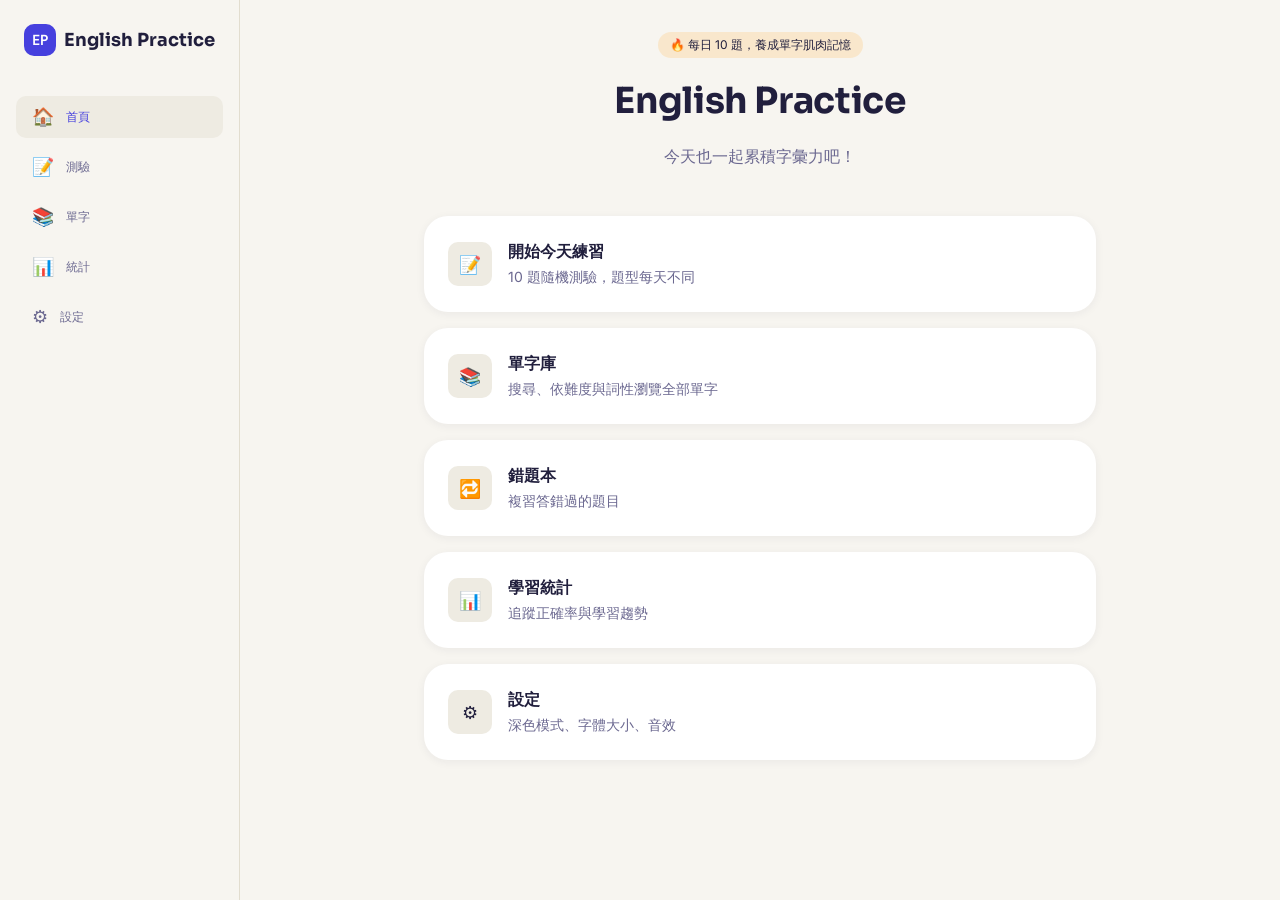
<file: index.html>
<!DOCTYPE html>
<html lang="zh-Hant">
<head>
  <meta charset="UTF-8" />
  <meta name="viewport" content="width=device-width, initial-scale=1, viewport-fit=cover" />
  <title>English Practice</title>
  <meta name="description" content="每天十分鐘，累積你的英文字彙力。" />
  <link rel="preconnect" href="https://fonts.googleapis.com" />
  <link rel="preconnect" href="https://fonts.gstatic.com" crossorigin />
  <link
    href="https://fonts.googleapis.com/css2?family=Sora:wght@600;700&family=Inter:wght@400;500;600&family=JetBrains+Mono:wght@400;500&display=swap"
    rel="stylesheet"
  />
  <link rel="stylesheet" href="css/reset.css" />
  <link rel="stylesheet" href="css/style.css" />
  <link rel="stylesheet" href="css/layout.css" />
  <link rel="stylesheet" href="css/components.css" />
  <link rel="stylesheet" href="css/responsive.css" />
</head>
<body data-page-id="home">
  <div class="app-shell">
    <header class="app-header">
      <div class="app-header__brand">
        <span class="app-header__brand-mark">EP</span>
        <span>English Practice</span>
      </div>
    </header>

    <main class="app-main">
      <section class="center-page" style="padding-top: 0;">
        <span class="chip chip--accent">🔥 每日 10 題，養成單字肌肉記憶</span>
        <h1>English Practice</h1>
        <p>今天也一起累積字彙力吧！</p>
      </section>

      <nav class="stack" aria-label="主要功能">
        <a class="card menu-card" href="quiz.html">
          <span class="menu-card__icon">📝</span>
          <span>
            <span class="menu-card__title" style="display:block;">開始今天練習</span>
            <span class="menu-card__desc">10 題隨機測驗，題型每天不同</span>
          </span>
        </a>

        <a class="card menu-card" href="vocab.html">
          <span class="menu-card__icon">📚</span>
          <span>
            <span class="menu-card__title" style="display:block;">單字庫</span>
            <span class="menu-card__desc">搜尋、依難度與詞性瀏覽全部單字</span>
          </span>
        </a>

        <a class="card menu-card" href="review.html">
          <span class="menu-card__icon">🔁</span>
          <span>
            <span class="menu-card__title" style="display:block;">錯題本</span>
            <span class="menu-card__desc">複習答錯過的題目</span>
          </span>
        </a>

        <a class="card menu-card" href="statistics.html">
          <span class="menu-card__icon">📊</span>
          <span>
            <span class="menu-card__title" style="display:block;">學習統計</span>
            <span class="menu-card__desc">追蹤正確率與學習趨勢</span>
          </span>
        </a>

        <a class="card menu-card" href="settings.html">
          <span class="menu-card__icon">⚙️</span>
          <span>
            <span class="menu-card__title" style="display:block;">設定</span>
            <span class="menu-card__desc">深色模式、字體大小、音效</span>
          </span>
        </a>
      </nav>
    </main>

    <nav class="bottom-nav" aria-label="頁面導覽">
      <a class="bottom-nav__link" data-nav-id="home" href="index.html">
        <span class="bottom-nav__icon">🏠</span>首頁
      </a>
      <a class="bottom-nav__link" data-nav-id="quiz" href="quiz.html">
        <span class="bottom-nav__icon">📝</span>測驗
      </a>
      <a class="bottom-nav__link" data-nav-id="vocab" href="vocab.html">
        <span class="bottom-nav__icon">📚</span>單字
      </a>
      <a class="bottom-nav__link" data-nav-id="statistics" href="statistics.html">
        <span class="bottom-nav__icon">📊</span>統計
      </a>
      <a class="bottom-nav__link" data-nav-id="settings" href="settings.html">
        <span class="bottom-nav__icon">⚙️</span>設定
      </a>
    </nav>
  </div>

  <script type="module" src="js/app.js"></script>
</body>
</html>
</file>
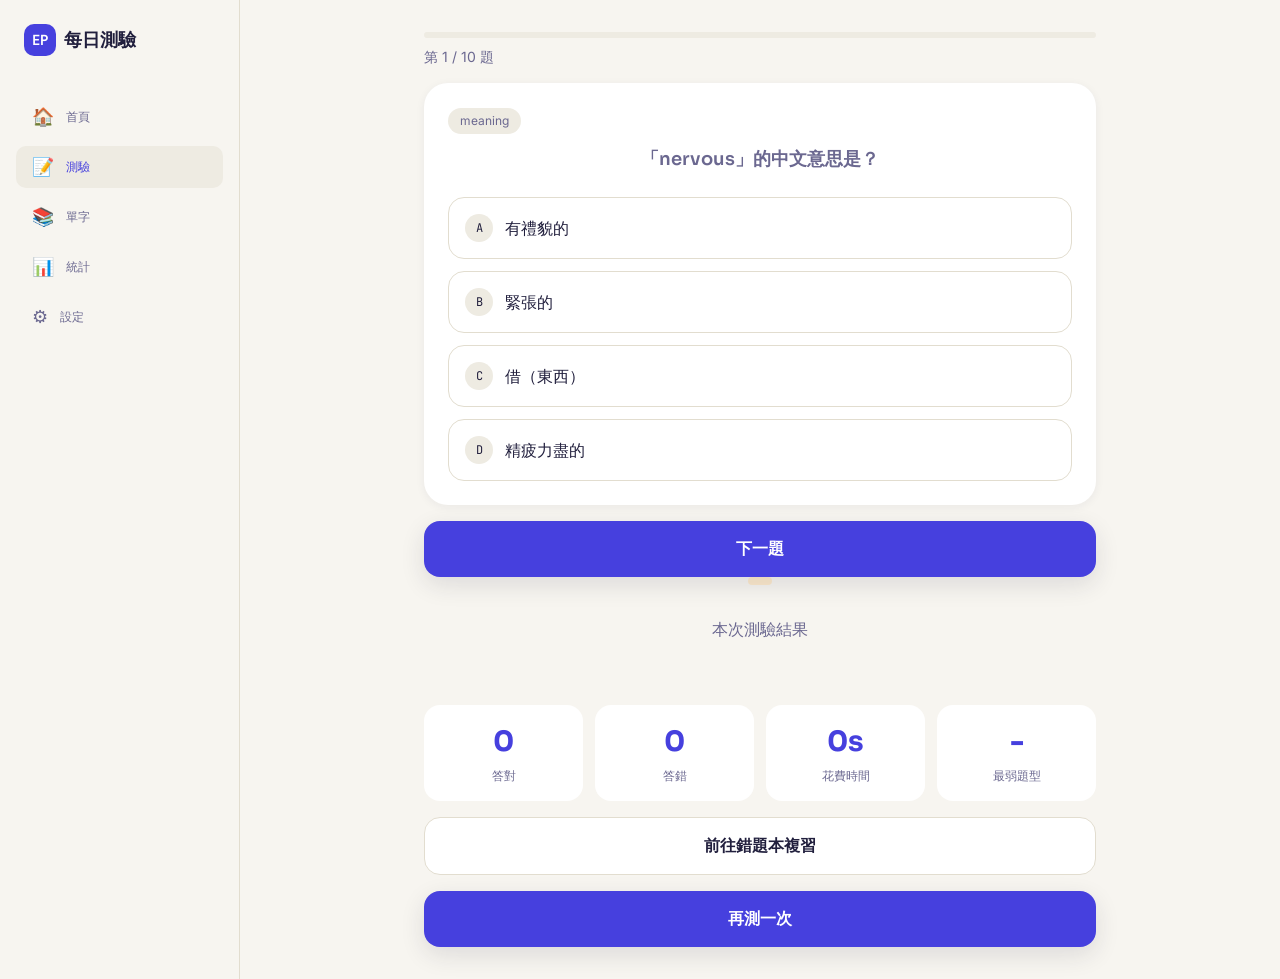
<file: quiz.html>
<!DOCTYPE html>
<html lang="zh-Hant">
<head>
  <meta charset="UTF-8" />
  <meta name="viewport" content="width=device-width, initial-scale=1, viewport-fit=cover" />
  <title>每日測驗 - English Practice</title>
  <link rel="preconnect" href="https://fonts.googleapis.com" />
  <link rel="preconnect" href="https://fonts.gstatic.com" crossorigin />
  <link
    href="https://fonts.googleapis.com/css2?family=Sora:wght@600;700&family=Inter:wght@400;500;600&family=JetBrains+Mono:wght@400;500&display=swap"
    rel="stylesheet"
  />
  <link rel="stylesheet" href="css/reset.css" />
  <link rel="stylesheet" href="css/style.css" />
  <link rel="stylesheet" href="css/layout.css" />
  <link rel="stylesheet" href="css/components.css" />
  <link rel="stylesheet" href="css/responsive.css" />
</head>
<body data-page-id="quiz">
  <div class="app-shell">
    <header class="app-header">
      <div class="app-header__brand">
        <a href="index.html" class="app-header__brand-mark" style="text-decoration:none;">EP</a>
        <span>每日測驗</span>
      </div>
    </header>

    <main class="app-main">
      <!-- Loading state -->
      <div id="loadingState" class="empty-state">
        <div class="empty-state__icon">⏳</div>
        <p>正在準備今天的題目...</p>
      </div>

      <!-- Quiz in progress -->
      <section id="quizView" class="stack" hidden>
        <div class="stack stack--tight">
          <div class="progress-bar">
            <div id="progressFill" class="progress-bar__fill" style="width: 0%;"></div>
          </div>
          <p class="text-muted" id="progressLabel" style="font-size: var(--text-sm);">第 1 / 10 題</p>
        </div>

        <div class="card">
          <p id="questionType" class="chip" style="margin-bottom: var(--space-3);"></p>
          <p id="questionStem" class="question-stem"></p>
          <div id="optionList" class="option-list"></div>
          <div id="explanation" class="explanation" hidden></div>
        </div>

        <button id="nextBtn" class="btn btn--primary" hidden>下一題</button>
      </section>

      <!-- Results -->
      <section id="resultView" class="stack" hidden>
        <div class="center-page" style="padding-top: 0;">
          <span class="chip chip--accent" id="resultBadge"></span>
          <h1 id="resultAccuracy"></h1>
          <p>本次測驗結果</p>
        </div>

        <div class="stat-grid">
          <div class="stat-tile">
            <div class="stat-tile__value" id="statCorrect">0</div>
            <div class="stat-tile__label">答對</div>
          </div>
          <div class="stat-tile">
            <div class="stat-tile__value" id="statWrong">0</div>
            <div class="stat-tile__label">答錯</div>
          </div>
          <div class="stat-tile">
            <div class="stat-tile__value" id="statTime">0s</div>
            <div class="stat-tile__label">花費時間</div>
          </div>
          <div class="stat-tile">
            <div class="stat-tile__value" id="statWeakest">-</div>
            <div class="stat-tile__label">最弱題型</div>
          </div>
        </div>

        <a class="btn btn--secondary" href="review.html">前往錯題本複習</a>
        <button id="retryBtn" class="btn btn--primary">再測一次</button>
      </section>
    </main>

    <nav class="bottom-nav" aria-label="頁面導覽">
      <a class="bottom-nav__link" data-nav-id="home" href="index.html"><span class="bottom-nav__icon">🏠</span>首頁</a>
      <a class="bottom-nav__link" data-nav-id="quiz" href="quiz.html"><span class="bottom-nav__icon">📝</span>測驗</a>
      <a class="bottom-nav__link" data-nav-id="vocab" href="vocab.html"><span class="bottom-nav__icon">📚</span>單字</a>
      <a class="bottom-nav__link" data-nav-id="statistics" href="statistics.html"><span class="bottom-nav__icon">📊</span>統計</a>
      <a class="bottom-nav__link" data-nav-id="settings" href="settings.html"><span class="bottom-nav__icon">⚙️</span>設定</a>
    </nav>
  </div>

  <script type="module" src="js/app.js"></script>
  <script type="module">
    import { quizManager } from './js/modules/quizManager.js';
    import { scoreManager } from './js/modules/scoreManager.js';
    import { QUIZ_CONFIG, STORAGE_KEYS, DEFAULT_SETTINGS } from './js/config.js';
    import { storage } from './js/storage.js';

    const loadingState = document.getElementById('loadingState');
    const quizView = document.getElementById('quizView');
    const resultView = document.getElementById('resultView');
    const progressFill = document.getElementById('progressFill');
    const progressLabel = document.getElementById('progressLabel');
    const questionType = document.getElementById('questionType');
    const questionStem = document.getElementById('questionStem');
    const optionList = document.getElementById('optionList');
    const explanation = document.getElementById('explanation');
    const nextBtn = document.getElementById('nextBtn');
    const retryBtn = document.getElementById('retryBtn');

    const OPTION_LABELS = ['A', 'B', 'C', 'D'];
    const AUTO_ADVANCE_MS = 2200;

    let questions = [];
    let currentIndex = 0;
    let currentQuestionStartedAt = 0;
    let autoAdvanceTimer = null;

    /** Renders the question at `currentIndex`. */
    function renderQuestion() {
      const question = questions[currentIndex];
      currentQuestionStartedAt = Date.now();

      progressFill.style.width = `${(currentIndex / questions.length) * 100}%`;
      progressLabel.textContent = `第 ${currentIndex + 1} / ${questions.length} 題`;
      questionType.textContent = question.type;
      questionStem.textContent = question.stem;
      explanation.hidden = true;
      nextBtn.hidden = true;

      optionList.innerHTML = '';
      question.options.forEach((option, i) => {
        const btn = document.createElement('button');
        btn.className = 'option-btn';
        btn.dataset.optionId = option.id;
        btn.innerHTML = `<span class="option-btn__label">${OPTION_LABELS[i]}</span><span>${option.text}</span>`;
        btn.addEventListener('click', () => handleAnswer(option, btn));
        optionList.appendChild(btn);
      });
    }

    /** Handles the learner tapping an option. */
    function handleAnswer(selectedOption, selectedBtn) {
      const question = questions[currentIndex];
      const isCorrect = selectedOption.correct;
      const timeSpentMs = Date.now() - currentQuestionStartedAt;

      // Lock all options and reveal correctness.
      [...optionList.children].forEach((btn) => {
        btn.disabled = true;
        if (btn.dataset.optionId === question.correctOptionId) {
          btn.classList.add('is-correct');
        }
      });
      if (!isCorrect) selectedBtn.classList.add('is-wrong');

      explanation.textContent = question.explanation;
      explanation.hidden = false;
      nextBtn.hidden = false;

      scoreManager.recordAnswer({ question, selectedOptionId: selectedOption.id, isCorrect, timeSpentMs });

      autoAdvanceTimer = setTimeout(goToNext, AUTO_ADVANCE_MS);
    }

    /** Advances to the next question, or shows results if this was the last one. */
    function goToNext() {
      clearTimeout(autoAdvanceTimer);
      currentIndex += 1;
      if (currentIndex >= questions.length) {
        showResults();
      } else {
        renderQuestion();
      }
    }

    /** Finalizes the session and renders the results screen. */
    function showResults() {
      const summary = scoreManager.finishSession();

      quizView.hidden = true;
      resultView.hidden = false;

      document.getElementById('resultAccuracy').textContent = `${summary.accuracy}%`;
      document.getElementById('statCorrect').textContent = summary.correct;
      document.getElementById('statWrong').textContent = summary.wrong;
      document.getElementById('statTime').textContent = `${Math.round(summary.durationMs / 1000)}s`;
      document.getElementById('statWeakest').textContent = summary.weakestType || '-';

      const badge = summary.accuracy >= 80 ? '🎉 表現優異！' : summary.accuracy >= 50 ? '💪 繼續加油！' : '📖 再多複習一下吧';
      document.getElementById('resultBadge').textContent = badge;
    }

    /** Loads a fresh quiz and starts the session. */
    async function startQuiz() {
      loadingState.hidden = false;
      quizView.hidden = true;
      resultView.hidden = true;

      const settings = storage.get(STORAGE_KEYS.SETTINGS, DEFAULT_SETTINGS);
      const count = settings.dailyQuestionCount || QUIZ_CONFIG.DEFAULT_QUESTION_COUNT;

      questions = await quizManager.buildQuiz(count);
      currentIndex = 0;
      scoreManager.startSession();

      loadingState.hidden = true;
      quizView.hidden = false;
      renderQuestion();
    }

    nextBtn.addEventListener('click', goToNext);
    retryBtn.addEventListener('click', startQuiz);

    startQuiz().catch((error) => {
      console.error(error);
      loadingState.innerHTML = '<div class="empty-state__icon">⚠️</div><p>題目載入失敗，請確認 data/words.json 是否存在。</p>';
    });
  </script>
</body>
</html>
</file>
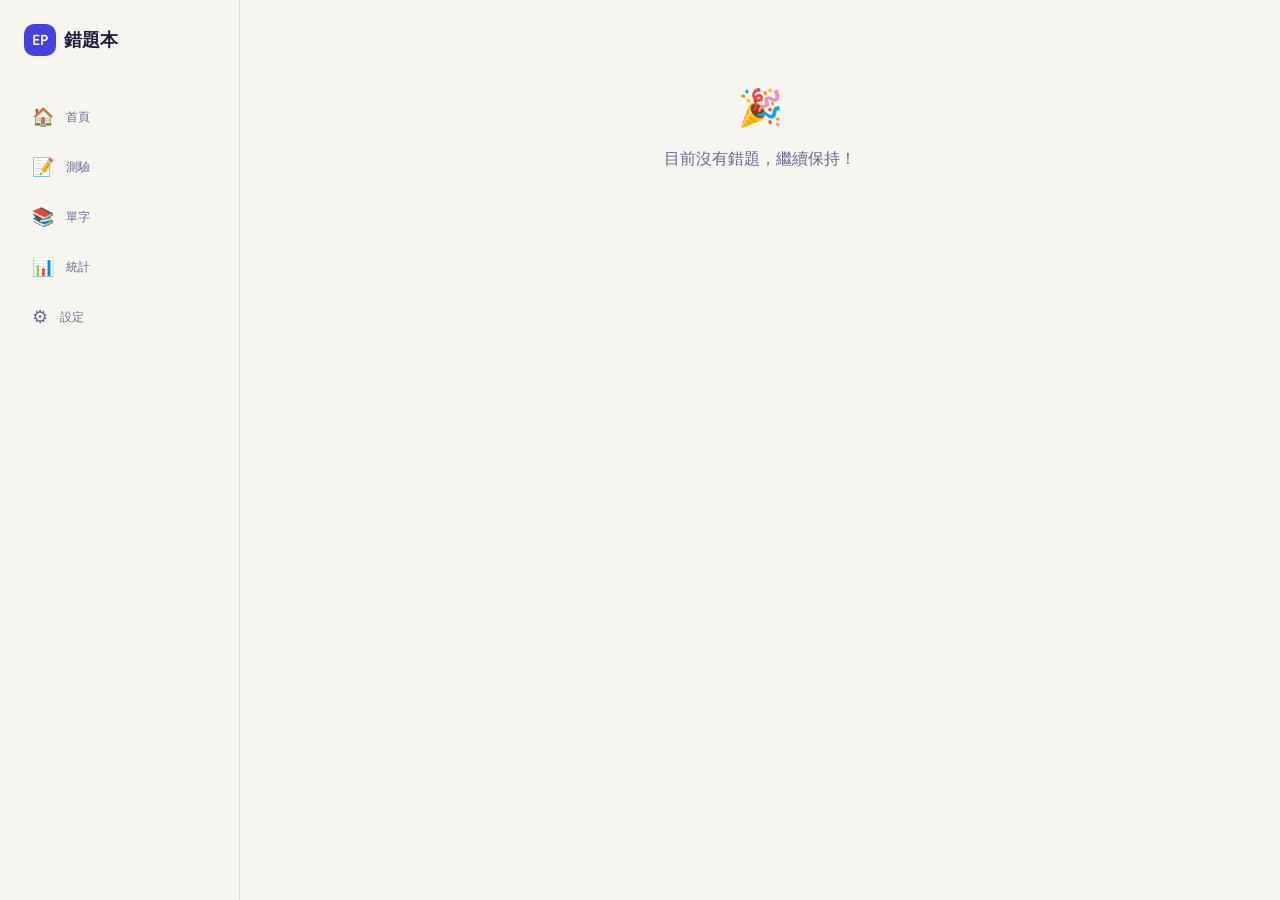
<file: review.html>
<!DOCTYPE html>
<html lang="zh-Hant">
<head>
  <meta charset="UTF-8" />
  <meta name="viewport" content="width=device-width, initial-scale=1, viewport-fit=cover" />
  <title>錯題本 - English Practice</title>
  <link rel="preconnect" href="https://fonts.googleapis.com" />
  <link rel="preconnect" href="https://fonts.gstatic.com" crossorigin />
  <link
    href="https://fonts.googleapis.com/css2?family=Sora:wght@600;700&family=Inter:wght@400;500;600&family=JetBrains+Mono:wght@400;500&display=swap"
    rel="stylesheet"
  />
  <link rel="stylesheet" href="css/reset.css" />
  <link rel="stylesheet" href="css/style.css" />
  <link rel="stylesheet" href="css/layout.css" />
  <link rel="stylesheet" href="css/components.css" />
  <link rel="stylesheet" href="css/responsive.css" />
  <style>
    .mistake-item {
      display: flex;
      justify-content: space-between;
      align-items: flex-start;
      gap: var(--space-3);
    }
    .mistake-item__delete {
      color: var(--color-danger);
      font-size: var(--text-lg);
      flex-shrink: 0;
    }
  </style>
</head>
<body data-page-id="review">
  <div class="app-shell">
    <header class="app-header">
      <div class="app-header__brand">
        <a href="index.html" class="app-header__brand-mark" style="text-decoration:none;">EP</a>
        <span>錯題本</span>
      </div>
    </header>

    <main class="app-main">
      <div class="stack" id="mistakeList"></div>
    </main>

    <nav class="bottom-nav" aria-label="頁面導覽">
      <a class="bottom-nav__link" data-nav-id="home" href="index.html"><span class="bottom-nav__icon">🏠</span>首頁</a>
      <a class="bottom-nav__link" data-nav-id="quiz" href="quiz.html"><span class="bottom-nav__icon">📝</span>測驗</a>
      <a class="bottom-nav__link" data-nav-id="vocab" href="vocab.html"><span class="bottom-nav__icon">📚</span>單字</a>
      <a class="bottom-nav__link" data-nav-id="statistics" href="statistics.html"><span class="bottom-nav__icon">📊</span>統計</a>
      <a class="bottom-nav__link" data-nav-id="settings" href="settings.html"><span class="bottom-nav__icon">⚙️</span>設定</a>
    </nav>
  </div>

  <script type="module" src="js/app.js"></script>
  <script type="module">
    import { reviewManager } from './js/modules/reviewManager.js';

    const mistakeList = document.getElementById('mistakeList');

    function render() {
      const mistakes = reviewManager.getAll();
      mistakeList.innerHTML = '';

      if (mistakes.length === 0) {
        mistakeList.innerHTML = `
          <div class="empty-state">
            <div class="empty-state__icon">🎉</div>
            <p>目前沒有錯題，繼續保持！</p>
          </div>`;
        return;
      }

      mistakes.forEach((mistake, index) => {
        const item = document.createElement('div');
        item.className = 'card mistake-item';
        item.innerHTML = `
          <div>
            <span class="chip">${mistake.date}</span>
            <p style="margin-top: var(--space-2);">${mistake.stem}</p>
          </div>
          <button class="mistake-item__delete" aria-label="刪除">✕</button>
        `;
        item.querySelector('button').addEventListener('click', () => {
          reviewManager.removeAt(index);
          render();
        });
        mistakeList.appendChild(item);
      });
    }

    render();
  </script>
</body>
</html>
</file>
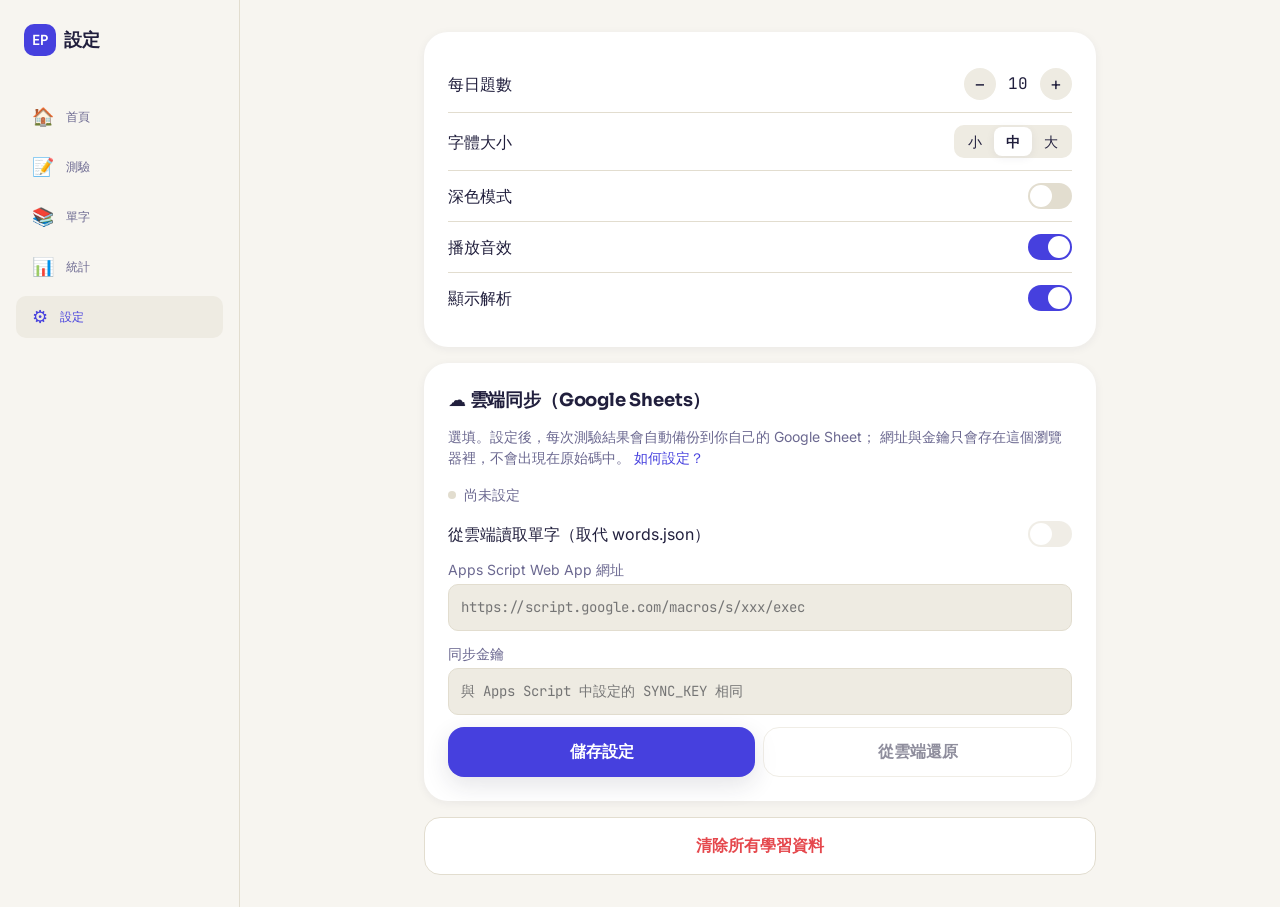
<file: settings.html>
<!DOCTYPE html>
<html lang="zh-Hant">
<head>
  <meta charset="UTF-8" />
  <meta name="viewport" content="width=device-width, initial-scale=1, viewport-fit=cover" />
  <title>設定 - English Practice</title>
  <link rel="preconnect" href="https://fonts.googleapis.com" />
  <link rel="preconnect" href="https://fonts.gstatic.com" crossorigin />
  <link
    href="https://fonts.googleapis.com/css2?family=Sora:wght@600;700&family=Inter:wght@400;500;600&family=JetBrains+Mono:wght@400;500&display=swap"
    rel="stylesheet"
  />
  <link rel="stylesheet" href="css/reset.css" />
  <link rel="stylesheet" href="css/style.css" />
  <link rel="stylesheet" href="css/layout.css" />
  <link rel="stylesheet" href="css/components.css" />
  <link rel="stylesheet" href="css/responsive.css" />
  <style>
    .setting-row {
      display: flex;
      justify-content: space-between;
      align-items: center;
      gap: var(--space-3);
      padding: var(--space-3) 0;
      border-bottom: 1px solid var(--color-border);
    }
    .setting-row:last-child {
      border-bottom: none;
    }
    .switch {
      position: relative;
      width: 44px;
      height: 26px;
      background: var(--color-border);
      border-radius: 999px;
      transition: background-color var(--duration-fast) var(--ease-standard);
    }
    .switch::after {
      content: '';
      position: absolute;
      top: 2px;
      left: 2px;
      width: 22px;
      height: 22px;
      border-radius: 50%;
      background: #fff;
      transition: transform var(--duration-fast) var(--ease-standard);
    }
    .switch.is-on {
      background: var(--color-primary);
    }
    .switch.is-on::after {
      transform: translateX(18px);
    }
    .segmented {
      display: flex;
      background: var(--color-surface-alt);
      border-radius: var(--radius-sm);
      padding: 2px;
    }
    .segmented button {
      padding: var(--space-1) var(--space-3);
      border-radius: calc(var(--radius-sm) - 2px);
      font-size: var(--text-sm);
    }
    .segmented button.is-active {
      background: var(--color-surface);
      box-shadow: var(--shadow-card);
      font-weight: 600;
    }
    .number-stepper {
      display: flex;
      align-items: center;
      gap: var(--space-3);
    }
    .number-stepper button {
      width: 32px;
      height: 32px;
      border-radius: 50%;
      background: var(--color-surface-alt);
      font-size: var(--text-lg);
      line-height: 1;
    }
    .field {
      display: flex;
      flex-direction: column;
      gap: var(--space-1);
      margin-bottom: var(--space-3);
    }
    .field label {
      font-size: var(--text-sm);
      color: var(--color-ink-muted);
    }
    .field input {
      background: var(--color-surface-alt);
      border: 1px solid var(--color-border);
      border-radius: var(--radius-sm);
      padding: var(--space-3);
      font-family: var(--font-mono);
      font-size: var(--text-sm);
    }
    .sync-status {
      display: flex;
      align-items: center;
      gap: var(--space-2);
      font-size: var(--text-sm);
      color: var(--color-ink-muted);
      margin-bottom: var(--space-4);
    }
    .sync-status__dot {
      width: 8px;
      height: 8px;
      border-radius: 50%;
      background: var(--color-border);
      flex-shrink: 0;
    }
    .sync-status__dot.is-on {
      background: var(--color-success);
    }
    .sync-actions {
      display: flex;
      gap: var(--space-2);
    }
    .sync-actions .btn {
      width: auto;
      flex: 1;
      padding: var(--space-3);
    }
  </style>
</head>
<body data-page-id="settings">
  <div class="app-shell">
    <header class="app-header">
      <div class="app-header__brand">
        <a href="index.html" class="app-header__brand-mark" style="text-decoration:none;">EP</a>
        <span>設定</span>
      </div>
    </header>

    <main class="app-main">
      <div class="stack">
        <div class="card">
          <div class="setting-row">
            <span>每日題數</span>
            <div class="number-stepper">
              <button id="decreaseCount" aria-label="減少">−</button>
              <span id="dailyCountValue" class="font-mono">10</span>
              <button id="increaseCount" aria-label="增加">+</button>
            </div>
          </div>

          <div class="setting-row">
            <span>字體大小</span>
            <div class="segmented" id="fontSizeSegmented">
              <button data-value="small">小</button>
              <button data-value="medium">中</button>
              <button data-value="large">大</button>
            </div>
          </div>

          <div class="setting-row">
            <span>深色模式</span>
            <button id="darkModeSwitch" class="switch" aria-label="切換深色模式"></button>
          </div>

          <div class="setting-row">
            <span>播放音效</span>
            <button id="soundSwitch" class="switch" aria-label="切換音效"></button>
          </div>

          <div class="setting-row">
            <span>顯示解析</span>
            <button id="explanationSwitch" class="switch" aria-label="切換解析顯示"></button>
          </div>
        </div>

        <div class="card">
          <h3 style="margin-bottom: var(--space-3);">☁️ 雲端同步（Google Sheets）</h3>
          <p class="text-muted" style="font-size: var(--text-sm); margin-bottom: var(--space-4);">
            選填。設定後，每次測驗結果會自動備份到你自己的 Google Sheet；
            網址與金鑰只會存在這個瀏覽器裡，不會出現在原始碼中。
            <a href="#" id="setupGuideLink" style="color: var(--color-primary);">如何設定？</a>
          </p>

          <div class="sync-status">
            <span class="sync-status__dot" id="syncStatusDot"></span>
            <span id="syncStatusText">尚未設定</span>
          </div>

          <div class="setting-row" style="border-bottom: none; padding-top: 0;">
            <span>從雲端讀取單字（取代 words.json）</span>
            <button id="cloudWordsSwitch" class="switch" aria-label="切換雲端單字來源"></button>
          </div>

          <div class="field">
            <label for="webAppUrlInput">Apps Script Web App 網址</label>
            <input id="webAppUrlInput" type="text" placeholder="https://script.google.com/macros/s/xxx/exec" />
          </div>

          <div class="field">
            <label for="syncKeyInput">同步金鑰</label>
            <input id="syncKeyInput" type="password" placeholder="與 Apps Script 中設定的 SYNC_KEY 相同" />
          </div>

          <div class="sync-actions">
            <button id="saveSyncBtn" class="btn btn--primary">儲存設定</button>
            <button id="restoreSyncBtn" class="btn btn--secondary">從雲端還原</button>
          </div>
        </div>

        <button id="resetBtn" class="btn btn--secondary" style="color: var(--color-danger);">清除所有學習資料</button>
      </div>
    </main>

    <nav class="bottom-nav" aria-label="頁面導覽">
      <a class="bottom-nav__link" data-nav-id="home" href="index.html"><span class="bottom-nav__icon">🏠</span>首頁</a>
      <a class="bottom-nav__link" data-nav-id="quiz" href="quiz.html"><span class="bottom-nav__icon">📝</span>測驗</a>
      <a class="bottom-nav__link" data-nav-id="vocab" href="vocab.html"><span class="bottom-nav__icon">📚</span>單字</a>
      <a class="bottom-nav__link" data-nav-id="statistics" href="statistics.html"><span class="bottom-nav__icon">📊</span>統計</a>
      <a class="bottom-nav__link" data-nav-id="settings" href="settings.html"><span class="bottom-nav__icon">⚙️</span>設定</a>
    </nav>
  </div>

  <script type="module" src="js/app.js"></script>
  <script type="module">
    import { storage } from './js/storage.js';
    import { eventBus } from './js/eventBus.js';
    import { STORAGE_KEYS, DEFAULT_SETTINGS, EVENTS } from './js/config.js';
    import { clamp } from './js/utils.js';
    import { syncManager } from './js/modules/syncManager.js';
    import { wordManager } from './js/modules/wordManager.js';

    let settings = { ...DEFAULT_SETTINGS, ...storage.get(STORAGE_KEYS.SETTINGS, {}) };

    const dailyCountValue = document.getElementById('dailyCountValue');
    const fontSizeSegmented = document.getElementById('fontSizeSegmented');
    const darkModeSwitch = document.getElementById('darkModeSwitch');
    const soundSwitch = document.getElementById('soundSwitch');
    const explanationSwitch = document.getElementById('explanationSwitch');
    const resetBtn = document.getElementById('resetBtn');

    function persist() {
      storage.set(STORAGE_KEYS.SETTINGS, settings);
      eventBus.emit(EVENTS.SETTINGS_CHANGED, settings);
    }

    function render() {
      dailyCountValue.textContent = settings.dailyQuestionCount;

      [...fontSizeSegmented.children].forEach((btn) => {
        btn.classList.toggle('is-active', btn.dataset.value === settings.fontSize);
      });

      darkModeSwitch.classList.toggle('is-on', settings.darkMode);
      soundSwitch.classList.toggle('is-on', settings.soundEnabled);
      explanationSwitch.classList.toggle('is-on', settings.showExplanation);
    }

    document.getElementById('decreaseCount').addEventListener('click', () => {
      settings.dailyQuestionCount = clamp(settings.dailyQuestionCount - 5, 5, 30);
      persist();
      render();
    });

    document.getElementById('increaseCount').addEventListener('click', () => {
      settings.dailyQuestionCount = clamp(settings.dailyQuestionCount + 5, 5, 30);
      persist();
      render();
    });

    fontSizeSegmented.addEventListener('click', (e) => {
      const btn = e.target.closest('button');
      if (!btn) return;
      settings.fontSize = btn.dataset.value;
      persist();
      render();
    });

    darkModeSwitch.addEventListener('click', () => {
      settings.darkMode = !settings.darkMode;
      persist();
      render();
    });

    soundSwitch.addEventListener('click', () => {
      settings.soundEnabled = !settings.soundEnabled;
      persist();
      render();
    });

    explanationSwitch.addEventListener('click', () => {
      settings.showExplanation = !settings.showExplanation;
      persist();
      render();
    });

    resetBtn.addEventListener('click', () => {
      if (confirm('確定要清除所有學習資料嗎？此操作無法復原。')) {
        storage.clearAll();
        settings = { ...DEFAULT_SETTINGS };
        storage.runMigrations();
        persist();
        render();
      }
    });

    // ---- Cloud sync (Google Sheets) ----
    const webAppUrlInput = document.getElementById('webAppUrlInput');
    const syncKeyInput = document.getElementById('syncKeyInput');
    const saveSyncBtn = document.getElementById('saveSyncBtn');
    const restoreSyncBtn = document.getElementById('restoreSyncBtn');
    const syncStatusDot = document.getElementById('syncStatusDot');
    const syncStatusText = document.getElementById('syncStatusText');
    const setupGuideLink = document.getElementById('setupGuideLink');
    const cloudWordsSwitch = document.getElementById('cloudWordsSwitch');

    function renderSyncStatus() {
      const config = syncManager.getConfig();
      webAppUrlInput.value = config.webAppUrl;
      syncKeyInput.value = config.syncKey;

      const configured = syncManager.isConfigured();
      syncStatusDot.classList.toggle('is-on', configured);
      restoreSyncBtn.disabled = !configured;

      cloudWordsSwitch.classList.toggle('is-on', config.useCloudWords);
      cloudWordsSwitch.disabled = !configured;
      cloudWordsSwitch.style.opacity = configured ? '1' : '0.5';

      if (!configured) {
        syncStatusText.textContent = '尚未設定';
      } else if (config.lastSyncedAt) {
        const time = new Date(config.lastSyncedAt).toLocaleString('zh-TW');
        syncStatusText.textContent = `已設定・上次同步：${time}`;
      } else {
        syncStatusText.textContent = '已設定・尚未同步過';
      }
    }

    cloudWordsSwitch.addEventListener('click', () => {
      if (cloudWordsSwitch.disabled) return;
      const config = syncManager.getConfig();
      syncManager.saveConfig({ useCloudWords: !config.useCloudWords });
      wordManager.invalidateCache();
      renderSyncStatus();
    });

    saveSyncBtn.addEventListener('click', () => {
      syncManager.saveConfig({
        webAppUrl: webAppUrlInput.value.trim(),
        syncKey: syncKeyInput.value.trim(),
      });
      wordManager.invalidateCache();
      renderSyncStatus();
      alert('已儲存。下次測驗結束後會自動嘗試備份到你的 Google Sheet。');
    });

    restoreSyncBtn.addEventListener('click', async () => {
      restoreSyncBtn.disabled = true;
      restoreSyncBtn.textContent = '還原中...';

      const result = await syncManager.restoreFromCloud();

      restoreSyncBtn.textContent = '從雲端還原';
      renderSyncStatus();

      if (result.ok) {
        alert(`已從雲端還原 ${result.sessionCount} 筆測驗紀錄，錯題本與統計已更新。`);
      } else {
        alert(`還原失敗：${result.error}`);
      }
    });

    setupGuideLink.addEventListener('click', (e) => {
      e.preventDefault();
      alert(
        '設定步驟：\n' +
        '1. 開一個新的 Google Sheet\n' +
        '2. 上方選單「擴充功能」→「Apps Script」\n' +
        '3. 貼上專案 README 中的 Apps Script 範例程式碼，並自訂一組 SYNC_KEY\n' +
        '4. 點「部署」→「新增部署」→ 類型選「網頁應用程式」，存取權限設為「任何人」\n' +
        '5. 複製部署後的網址，貼到上方「Apps Script Web App 網址」\n' +
        '6. 金鑰欄位填入跟程式碼中相同的 SYNC_KEY\n' +
        '詳細教學請見專案 README.md 的「雲端同步」章節。'
      );
    });

    renderSyncStatus();
    render();
  </script>
</body>
</html>
</file>
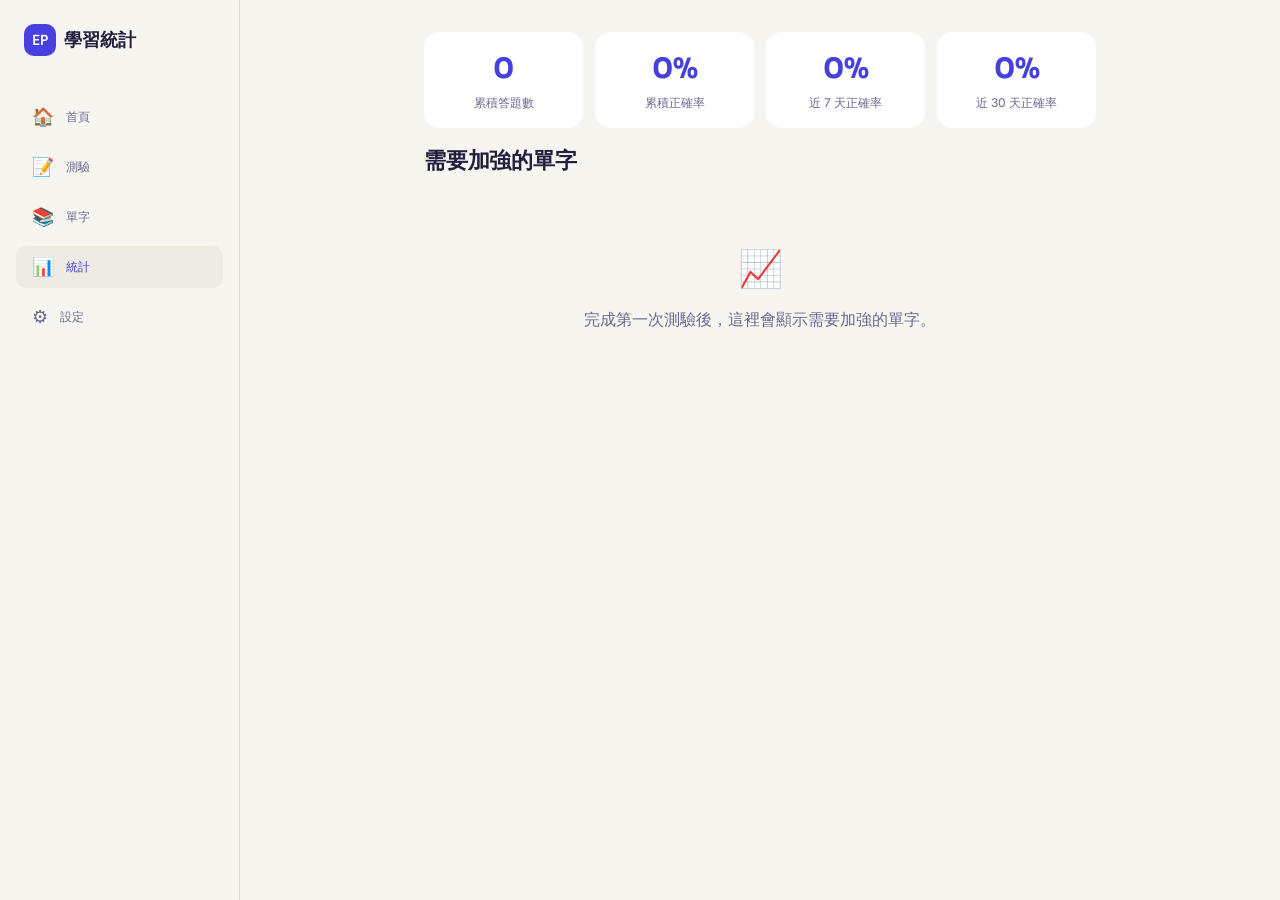
<file: statistics.html>
<!DOCTYPE html>
<html lang="zh-Hant">
<head>
  <meta charset="UTF-8" />
  <meta name="viewport" content="width=device-width, initial-scale=1, viewport-fit=cover" />
  <title>學習統計 - English Practice</title>
  <link rel="preconnect" href="https://fonts.googleapis.com" />
  <link rel="preconnect" href="https://fonts.gstatic.com" crossorigin />
  <link
    href="https://fonts.googleapis.com/css2?family=Sora:wght@600;700&family=Inter:wght@400;500;600&family=JetBrains+Mono:wght@400;500&display=swap"
    rel="stylesheet"
  />
  <link rel="stylesheet" href="css/reset.css" />
  <link rel="stylesheet" href="css/style.css" />
  <link rel="stylesheet" href="css/layout.css" />
  <link rel="stylesheet" href="css/components.css" />
  <link rel="stylesheet" href="css/responsive.css" />
</head>
<body data-page-id="statistics">
  <div class="app-shell">
    <header class="app-header">
      <div class="app-header__brand">
        <a href="index.html" class="app-header__brand-mark" style="text-decoration:none;">EP</a>
        <span>學習統計</span>
      </div>
    </header>

    <main class="app-main">
      <div class="stack">
        <div class="stat-grid">
          <div class="stat-tile">
            <div class="stat-tile__value" id="statTotal">0</div>
            <div class="stat-tile__label">累積答題數</div>
          </div>
          <div class="stat-tile">
            <div class="stat-tile__value" id="statOverall">0%</div>
            <div class="stat-tile__label">累積正確率</div>
          </div>
          <div class="stat-tile">
            <div class="stat-tile__value" id="stat7d">0%</div>
            <div class="stat-tile__label">近 7 天正確率</div>
          </div>
          <div class="stat-tile">
            <div class="stat-tile__value" id="stat30d">0%</div>
            <div class="stat-tile__label">近 30 天正確率</div>
          </div>
        </div>

        <h2>需要加強的單字</h2>
        <div id="weakWordList" class="stack stack--tight"></div>
      </div>
    </main>

    <nav class="bottom-nav" aria-label="頁面導覽">
      <a class="bottom-nav__link" data-nav-id="home" href="index.html"><span class="bottom-nav__icon">🏠</span>首頁</a>
      <a class="bottom-nav__link" data-nav-id="quiz" href="quiz.html"><span class="bottom-nav__icon">📝</span>測驗</a>
      <a class="bottom-nav__link" data-nav-id="vocab" href="vocab.html"><span class="bottom-nav__icon">📚</span>單字</a>
      <a class="bottom-nav__link" data-nav-id="statistics" href="statistics.html"><span class="bottom-nav__icon">📊</span>統計</a>
      <a class="bottom-nav__link" data-nav-id="settings" href="settings.html"><span class="bottom-nav__icon">⚙️</span>設定</a>
    </nav>
  </div>

  <script type="module" src="js/app.js"></script>
  <script type="module">
    import { statisticsManager } from './js/modules/statisticsManager.js';
    import { wordManager } from './js/modules/wordManager.js';

    async function init() {
      const summary = statisticsManager.getSummary();
      document.getElementById('statTotal').textContent = summary.totalQuestions;
      document.getElementById('statOverall').textContent = `${summary.overallAccuracy}%`;
      document.getElementById('stat7d').textContent = `${summary.last7DaysAccuracy}%`;
      document.getElementById('stat30d').textContent = `${summary.last30DaysAccuracy}%`;

      const weakest = statisticsManager.getWeakestWords(5);
      const weakWordList = document.getElementById('weakWordList');

      if (weakest.length === 0) {
        weakWordList.innerHTML = `
          <div class="empty-state">
            <div class="empty-state__icon">📈</div>
            <p>完成第一次測驗後，這裡會顯示需要加強的單字。</p>
          </div>`;
        return;
      }

      const allWords = await wordManager.getAll();
      weakWordList.innerHTML = '';
      weakest.forEach((stat) => {
        const word = allWords.find((w) => w.id === stat.wordId);
        if (!word) return;
        const item = document.createElement('div');
        item.className = 'card list-item';
        item.innerHTML = `
          <div>
            <strong style="font-family: var(--font-display);">${word.word}</strong>
            <div class="text-muted" style="font-size: var(--text-sm);">${word.meaning}</div>
          </div>
          <span class="chip">正確率 ${stat.accuracy}%</span>
        `;
        weakWordList.appendChild(item);
      });
    }

    init();
  </script>
</body>
</html>
</file>
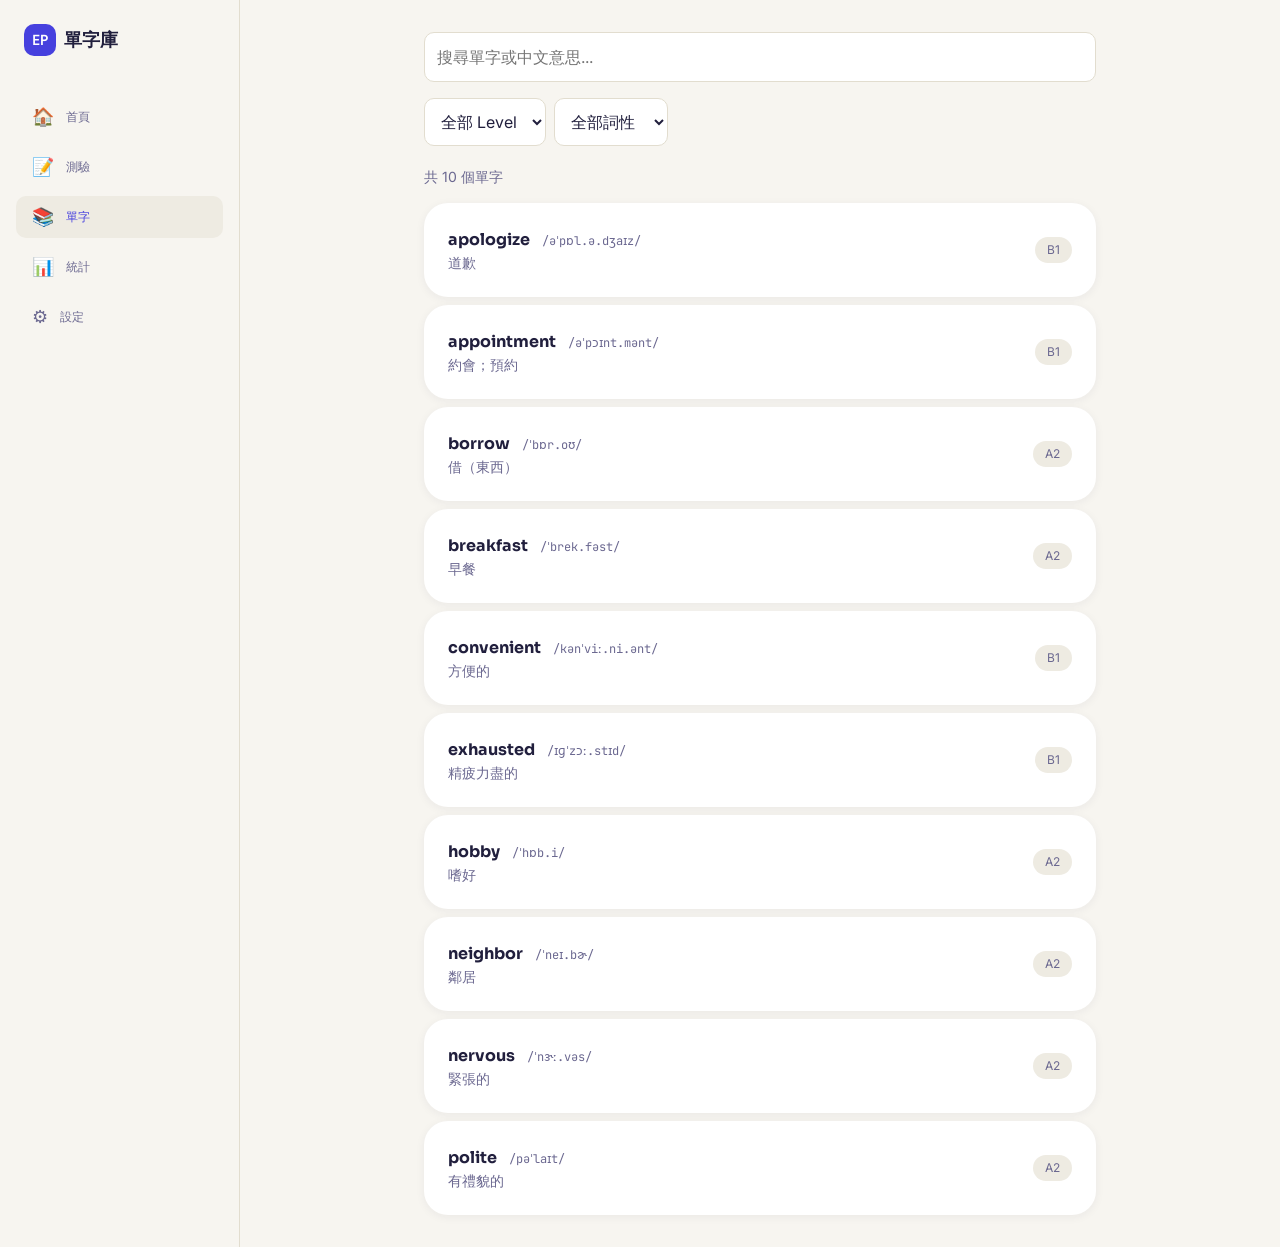
<file: vocab.html>
<!DOCTYPE html>
<html lang="zh-Hant">
<head>
  <meta charset="UTF-8" />
  <meta name="viewport" content="width=device-width, initial-scale=1, viewport-fit=cover" />
  <title>單字庫 - English Practice</title>
  <link rel="preconnect" href="https://fonts.googleapis.com" />
  <link rel="preconnect" href="https://fonts.gstatic.com" crossorigin />
  <link
    href="https://fonts.googleapis.com/css2?family=Sora:wght@600;700&family=Inter:wght@400;500;600&family=JetBrains+Mono:wght@400;500&display=swap"
    rel="stylesheet"
  />
  <link rel="stylesheet" href="css/reset.css" />
  <link rel="stylesheet" href="css/style.css" />
  <link rel="stylesheet" href="css/layout.css" />
  <link rel="stylesheet" href="css/components.css" />
  <link rel="stylesheet" href="css/responsive.css" />
  <style>
    .filter-row {
      display: flex;
      gap: var(--space-2);
      overflow-x: auto;
      padding-bottom: var(--space-1);
    }
    .filter-row select,
    .search-input {
      background: var(--color-surface);
      border: 1px solid var(--color-border);
      border-radius: var(--radius-sm);
      padding: var(--space-3);
    }
    .search-input {
      width: 100%;
    }
  </style>
</head>
<body data-page-id="vocab">
  <div class="app-shell">
    <header class="app-header">
      <div class="app-header__brand">
        <a href="index.html" class="app-header__brand-mark" style="text-decoration:none;">EP</a>
        <span>單字庫</span>
      </div>
    </header>

    <main class="app-main">
      <div class="stack">
        <input id="searchInput" class="search-input" type="search" placeholder="搜尋單字或中文意思..." />

        <div class="filter-row">
          <select id="levelFilter">
            <option value="">全部 Level</option>
          </select>
          <select id="posFilter">
            <option value="">全部詞性</option>
          </select>
        </div>

        <p class="text-muted" id="resultCount" style="font-size: var(--text-sm);"></p>

        <div id="wordList" class="stack stack--tight"></div>
      </div>
    </main>

    <nav class="bottom-nav" aria-label="頁面導覽">
      <a class="bottom-nav__link" data-nav-id="home" href="index.html"><span class="bottom-nav__icon">🏠</span>首頁</a>
      <a class="bottom-nav__link" data-nav-id="quiz" href="quiz.html"><span class="bottom-nav__icon">📝</span>測驗</a>
      <a class="bottom-nav__link" data-nav-id="vocab" href="vocab.html"><span class="bottom-nav__icon">📚</span>單字</a>
      <a class="bottom-nav__link" data-nav-id="statistics" href="statistics.html"><span class="bottom-nav__icon">📊</span>統計</a>
      <a class="bottom-nav__link" data-nav-id="settings" href="settings.html"><span class="bottom-nav__icon">⚙️</span>設定</a>
    </nav>
  </div>

  <script type="module" src="js/app.js"></script>
  <script type="module">
    import { wordManager } from './js/modules/wordManager.js';

    const searchInput = document.getElementById('searchInput');
    const levelFilter = document.getElementById('levelFilter');
    const posFilter = document.getElementById('posFilter');
    const wordList = document.getElementById('wordList');
    const resultCount = document.getElementById('resultCount');

    let allWords = [];

    function populateFilterOptions() {
      const levels = [...new Set(allWords.map((w) => w.level))].sort();
      const partsOfSpeech = [...new Set(allWords.map((w) => w.partOfSpeech))].sort();

      levels.forEach((level) => {
        const opt = document.createElement('option');
        opt.value = level;
        opt.textContent = level;
        levelFilter.appendChild(opt);
      });

      partsOfSpeech.forEach((pos) => {
        const opt = document.createElement('option');
        opt.value = pos;
        opt.textContent = pos;
        posFilter.appendChild(opt);
      });
    }

    function renderList() {
      const search = searchInput.value.trim().toLowerCase();
      const level = levelFilter.value;
      const pos = posFilter.value;

      const results = allWords
        .filter((w) => (level ? w.level === level : true))
        .filter((w) => (pos ? w.partOfSpeech === pos : true))
        .filter((w) => (search ? `${w.word} ${w.meaning}`.toLowerCase().includes(search) : true))
        .sort((a, b) => a.word.localeCompare(b.word));

      resultCount.textContent = `共 ${results.length} 個單字`;
      wordList.innerHTML = '';

      if (results.length === 0) {
        wordList.innerHTML = '<div class="empty-state"><div class="empty-state__icon">🔍</div><p>找不到符合的單字</p></div>';
        return;
      }

      results.forEach((w) => {
        const item = document.createElement('div');
        item.className = 'card list-item';
        item.innerHTML = `
          <div>
            <strong style="font-family: var(--font-display);">${w.word}</strong>
            <span class="font-mono text-muted" style="font-size: var(--text-xs); margin-left: var(--space-2);">${w.pronunciation}</span>
            <div class="text-muted" style="font-size: var(--text-sm);">${w.meaning}</div>
          </div>
          <span class="chip">${w.level}</span>
        `;
        wordList.appendChild(item);
      });
    }

    async function init() {
      allWords = await wordManager.getAll();
      populateFilterOptions();
      renderList();
    }

    searchInput.addEventListener('input', renderList);
    levelFilter.addEventListener('change', renderList);
    posFilter.addEventListener('change', renderList);

    init();
  </script>
</body>
</html>
</file>
<file: css/style.css>
/**
 * style.css
 * -----------------------------------------------------------------------
 * Design tokens (color / type / spacing / motion) and base element
 * styling. Every other stylesheet should consume these custom
 * properties rather than hard-coding new values, so the whole app's
 * look can be re-themed from this one file.
 *
 * Concept: "language ticket" — vocabulary presented like boarding
 * passes / transit tickets, with a dashed perforation, a monospace
 * phonetic stub, and syllable dots. Deep indigo ink on warm paper,
 * with a warm amber accent used sparingly for streaks and progress.
 * -----------------------------------------------------------------------
 */

:root {
  /* ---- Color: light theme (default) ---- */
  --color-bg: #f7f5f0;
  --color-surface: #ffffff;
  --color-surface-alt: #eeebe2;
  --color-ink: #211f3d;
  --color-ink-muted: #6b6890;
  --color-primary: #4640de;
  --color-primary-ink: #ffffff;
  --color-accent: #ffb648;
  --color-success: #2fae60;
  --color-success-bg: #e4f6ea;
  --color-danger: #e5484d;
  --color-danger-bg: #fbe7e7;
  --color-border: #e2ddcf;

  /* ---- Typography ---- */
  --font-display: 'Sora', 'Noto Sans TC', system-ui, sans-serif;
  --font-body: 'Inter', 'Noto Sans TC', system-ui, sans-serif;
  --font-mono: 'JetBrains Mono', 'SFMono-Regular', Menlo, monospace;

  --text-xs: 0.75rem;
  --text-sm: 0.875rem;
  --text-base: 1rem;
  --text-lg: 1.125rem;
  --text-xl: 1.375rem;
  --text-2xl: 1.75rem;
  --text-3xl: 2.25rem;

  /* ---- Spacing scale ---- */
  --space-1: 4px;
  --space-2: 8px;
  --space-3: 12px;
  --space-4: 16px;
  --space-5: 24px;
  --space-6: 32px;
  --space-7: 48px;

  /* ---- Shape / elevation ---- */
  --radius-sm: 10px;
  --radius-md: 16px;
  --radius-lg: 24px;
  --shadow-card: 0 2px 10px rgba(33, 31, 61, 0.06);
  --shadow-raised: 0 8px 24px rgba(33, 31, 61, 0.12);

  /* ---- Motion ---- */
  --ease-standard: cubic-bezier(0.4, 0, 0.2, 1);
  --duration-fast: 150ms;
  --duration-base: 240ms;

  /* ---- Layout ---- */
  --max-content-width: 480px;
  --bottom-nav-height: 64px;
}

:root[data-theme='dark'] {
  --color-bg: #14132b;
  --color-surface: #1e1d3f;
  --color-surface-alt: #262550;
  --color-ink: #f4f3fa;
  --color-ink-muted: #a5a1cf;
  --color-primary: #7b76f0;
  --color-primary-ink: #14132b;
  --color-accent: #ffc568;
  --color-success: #4bc879;
  --color-success-bg: #163a26;
  --color-danger: #f0696d;
  --color-danger-bg: #3a1c1e;
  --color-border: #322f5c;
}

:root[data-font-size='small'] {
  --text-base: 0.9375rem;
}
:root[data-font-size='large'] {
  --text-base: 1.125rem;
}

body {
  font-family: var(--font-body);
  font-size: var(--text-base);
  background: var(--color-bg);
  color: var(--color-ink);
  transition: background-color var(--duration-base) var(--ease-standard),
    color var(--duration-base) var(--ease-standard);
}

h1,
h2,
h3 {
  font-family: var(--font-display);
  font-weight: 700;
  letter-spacing: -0.01em;
  color: var(--color-ink);
}

h1 {
  font-size: var(--text-3xl);
}
h2 {
  font-size: var(--text-xl);
}
h3 {
  font-size: var(--text-lg);
}

p {
  color: var(--color-ink-muted);
}

.text-muted {
  color: var(--color-ink-muted);
}

.font-mono {
  font-family: var(--font-mono);
}

:focus-visible {
  outline: 2px solid var(--color-primary);
  outline-offset: 2px;
}
</file>
<file: css/layout.css>
/**
 * layout.css
 * -----------------------------------------------------------------------
 * Structural layout: the app shell, page container, header and the
 * mobile bottom navigation bar. Mobile-first: base rules target phones;
 * responsive.css layers on tablet/desktop adjustments.
 * -----------------------------------------------------------------------
 */

.app-shell {
  display: flex;
  flex-direction: column;
  min-height: 100dvh;
}

.app-header {
  position: sticky;
  top: 0;
  z-index: 10;
  display: flex;
  align-items: center;
  justify-content: space-between;
  padding: var(--space-4) var(--space-5);
  background: var(--color-bg);
  border-bottom: 1px solid var(--color-border);
}

.app-header__brand {
  display: flex;
  align-items: center;
  gap: var(--space-2);
  font-family: var(--font-display);
  font-weight: 700;
  font-size: var(--text-lg);
}

.app-header__brand-mark {
  display: inline-flex;
  align-items: center;
  justify-content: center;
  width: 32px;
  height: 32px;
  border-radius: var(--radius-sm);
  background: var(--color-primary);
  color: var(--color-primary-ink);
  font-family: var(--font-mono);
  font-size: var(--text-sm);
}

.app-main {
  flex: 1;
  width: 100%;
  max-width: var(--max-content-width);
  margin: 0 auto;
  padding: var(--space-5) var(--space-4) calc(var(--bottom-nav-height) + var(--space-6));
}

/* ---- Bottom navigation (mobile-first primary nav) ---- */
.bottom-nav {
  position: fixed;
  bottom: 0;
  left: 0;
  right: 0;
  z-index: 20;
  display: flex;
  justify-content: space-around;
  align-items: center;
  height: var(--bottom-nav-height);
  background: var(--color-surface);
  border-top: 1px solid var(--color-border);
  padding-bottom: env(safe-area-inset-bottom);
}

.bottom-nav__link {
  display: flex;
  flex-direction: column;
  align-items: center;
  gap: 2px;
  font-size: var(--text-xs);
  color: var(--color-ink-muted);
  padding: var(--space-2);
  border-radius: var(--radius-sm);
  transition: color var(--duration-fast) var(--ease-standard);
}

.bottom-nav__link.is-active {
  color: var(--color-primary);
}

.bottom-nav__icon {
  font-size: var(--text-lg);
  line-height: 1;
}

/* ---- Generic section stacking ---- */
.stack {
  display: flex;
  flex-direction: column;
  gap: var(--space-4);
}

.stack--tight {
  gap: var(--space-2);
}

.stack--loose {
  gap: var(--space-6);
}

.center-page {
  display: flex;
  flex-direction: column;
  align-items: center;
  text-align: center;
  gap: var(--space-4);
  padding: var(--space-7) var(--space-4);
}
</file>
<file: css/components.css>
/**
 * components.css
 * -----------------------------------------------------------------------
 * Reusable visual components shared across pages: buttons, cards, the
 * quiz option list, the progress bar, and the "language ticket" chip
 * used to display a word's pronunciation — the app's signature motif.
 * -----------------------------------------------------------------------
 */

/* ---- Buttons ---- */
.btn {
  display: inline-flex;
  align-items: center;
  justify-content: center;
  gap: var(--space-2);
  width: 100%;
  padding: var(--space-4) var(--space-5);
  border-radius: var(--radius-md);
  font-family: var(--font-display);
  font-weight: 600;
  font-size: var(--text-base);
  transition: transform var(--duration-fast) var(--ease-standard),
    box-shadow var(--duration-fast) var(--ease-standard),
    background-color var(--duration-fast) var(--ease-standard);
}

.btn:active {
  transform: scale(0.97);
}

.btn--primary {
  background: var(--color-primary);
  color: var(--color-primary-ink);
  box-shadow: var(--shadow-raised);
}

.btn--secondary {
  background: var(--color-surface);
  color: var(--color-ink);
  border: 1px solid var(--color-border);
}

.btn--ghost {
  background: transparent;
  color: var(--color-primary);
}

.btn:disabled {
  opacity: 0.5;
  pointer-events: none;
}

/* ---- Cards ---- */
.card {
  background: var(--color-surface);
  border-radius: var(--radius-lg);
  box-shadow: var(--shadow-card);
  padding: var(--space-5);
}

.menu-card {
  display: flex;
  align-items: center;
  gap: var(--space-4);
  text-align: left;
}

.menu-card__icon {
  display: flex;
  align-items: center;
  justify-content: center;
  width: 44px;
  height: 44px;
  border-radius: var(--radius-sm);
  background: var(--color-surface-alt);
  font-size: var(--text-lg);
  flex-shrink: 0;
}

.menu-card__title {
  font-family: var(--font-display);
  font-weight: 600;
  font-size: var(--text-base);
}

.menu-card__desc {
  font-size: var(--text-sm);
  color: var(--color-ink-muted);
}

/* ---- "Language ticket" — signature word display ---- */
.word-ticket {
  position: relative;
  background: var(--color-surface);
  border-radius: var(--radius-lg);
  padding: var(--space-6) var(--space-5);
  text-align: center;
  box-shadow: var(--shadow-card);
}

.word-ticket::before,
.word-ticket::after {
  content: '';
  position: absolute;
  width: 20px;
  height: 20px;
  background: var(--color-bg);
  border-radius: 50%;
  top: 50%;
  transform: translateY(-50%);
}

.word-ticket::before {
  left: -10px;
}
.word-ticket::after {
  right: -10px;
}

.word-ticket__word {
  font-family: var(--font-display);
  font-size: var(--text-3xl);
  font-weight: 700;
}

.word-ticket__phonetic {
  font-family: var(--font-mono);
  font-size: var(--text-sm);
  color: var(--color-primary);
  margin-top: var(--space-1);
}

.word-ticket__syllables {
  display: flex;
  justify-content: center;
  gap: var(--space-1);
  margin-top: var(--space-3);
}

.word-ticket__syllable-dot {
  width: 6px;
  height: 6px;
  border-radius: 50%;
  background: var(--color-border);
}

.word-ticket__divider {
  border: none;
  border-top: 1px dashed var(--color-border);
  margin: var(--space-4) 0;
}

/* ---- Quiz question ---- */
.question-stem {
  font-family: var(--font-display);
  font-size: var(--text-lg);
  font-weight: 600;
  text-align: center;
  margin-bottom: var(--space-5);
}

.option-list {
  display: flex;
  flex-direction: column;
  gap: var(--space-3);
}

.option-btn {
  display: flex;
  align-items: center;
  gap: var(--space-3);
  padding: var(--space-4);
  background: var(--color-surface);
  border: 1.5px solid var(--color-border);
  border-radius: var(--radius-md);
  text-align: left;
  font-size: var(--text-base);
  transition: border-color var(--duration-fast) var(--ease-standard),
    background-color var(--duration-fast) var(--ease-standard),
    transform var(--duration-fast) var(--ease-standard);
}

.option-btn__label {
  display: flex;
  align-items: center;
  justify-content: center;
  width: 28px;
  height: 28px;
  border-radius: 50%;
  background: var(--color-surface-alt);
  font-family: var(--font-mono);
  font-size: var(--text-xs);
  flex-shrink: 0;
}

.option-btn:active {
  transform: scale(0.98);
}

.option-btn.is-correct {
  border-color: var(--color-success);
  background: var(--color-success-bg);
  animation: pop var(--duration-base) var(--ease-standard);
}

.option-btn.is-wrong {
  border-color: var(--color-danger);
  background: var(--color-danger-bg);
  animation: shake var(--duration-base) var(--ease-standard);
}

@keyframes pop {
  0% {
    transform: scale(1);
  }
  50% {
    transform: scale(1.03);
  }
  100% {
    transform: scale(1);
  }
}

@keyframes shake {
  0%,
  100% {
    transform: translateX(0);
  }
  25% {
    transform: translateX(-4px);
  }
  75% {
    transform: translateX(4px);
  }
}

/* ---- Explanation panel ---- */
.explanation {
  margin-top: var(--space-5);
  padding: var(--space-4);
  border-radius: var(--radius-md);
  background: var(--color-surface-alt);
  font-size: var(--text-sm);
  white-space: pre-line;
}

/* ---- Progress bar ---- */
.progress-bar {
  height: 6px;
  border-radius: 999px;
  background: var(--color-surface-alt);
  overflow: hidden;
}

.progress-bar__fill {
  height: 100%;
  background: var(--color-primary);
  border-radius: 999px;
  transition: width var(--duration-base) var(--ease-standard);
}

/* ---- Stat tiles ---- */
.stat-grid {
  display: grid;
  grid-template-columns: repeat(2, 1fr);
  gap: var(--space-3);
}

.stat-tile {
  background: var(--color-surface);
  border-radius: var(--radius-md);
  padding: var(--space-4);
  text-align: center;
}

.stat-tile__value {
  font-family: var(--font-display);
  font-size: var(--text-2xl);
  font-weight: 700;
  color: var(--color-primary);
}

.stat-tile__label {
  font-size: var(--text-xs);
  color: var(--color-ink-muted);
  margin-top: var(--space-1);
}

/* ---- Badge / chip ---- */
.chip {
  display: inline-flex;
  align-items: center;
  gap: var(--space-1);
  padding: var(--space-1) var(--space-3);
  border-radius: 999px;
  background: var(--color-surface-alt);
  font-size: var(--text-xs);
  color: var(--color-ink-muted);
}

.chip--accent {
  background: color-mix(in srgb, var(--color-accent) 22%, transparent);
  color: var(--color-ink);
}

/* ---- List item (word row with trailing chip) ---- */
.list-item {
  display: flex;
  justify-content: space-between;
  align-items: center;
  gap: var(--space-3);
}

/* ---- Empty state ---- */
.empty-state {
  text-align: center;
  padding: var(--space-7) var(--space-4);
  color: var(--color-ink-muted);
}

.empty-state__icon {
  font-size: var(--text-3xl);
  margin-bottom: var(--space-3);
}
</file>
<file: css/responsive.css>
/**
 * responsive.css
 * -----------------------------------------------------------------------
 * Mobile-first base styles live in layout.css / components.css.
 * This file only adds adjustments for larger viewports (tablet / desktop),
 * so that iPhone/Android stays the default, unadorned experience.
 * -----------------------------------------------------------------------
 */

/* ---- Tablet (iPad portrait and up) ---- */
@media (min-width: 768px) {
  .app-main {
    max-width: 640px;
    padding-top: var(--space-6);
  }

  .stat-grid {
    grid-template-columns: repeat(4, 1fr);
  }
}

/* ---- Desktop ---- */
@media (min-width: 1024px) {
  /*
   * Two-column app shell: a fixed-width sidebar (brand on top, nav list
   * below it, both in column 1) and the scrollable content area
   * (column 2). Grid is used instead of flex here specifically because
   * it lets the header and nav be placed into the *same* column
   * without needing a wrapper element in the HTML.
   */
  .app-shell {
    display: grid;
    grid-template-columns: 240px 1fr;
    grid-template-rows: auto 1fr;
    min-height: 100dvh;
  }

  .app-header {
    grid-column: 1;
    grid-row: 1;
    position: static;
    flex-direction: column;
    align-items: flex-start;
    height: auto;
    border-bottom: none;
    border-right: 1px solid var(--color-border);
    padding: var(--space-5);
  }

  .app-main {
    grid-column: 2;
    grid-row: 1 / span 2;
    max-width: 720px;
    padding: var(--space-6) var(--space-5);
  }

  /* On desktop the bottom nav becomes a left sidebar list, stacked
     directly beneath the header within the same column. */
  .bottom-nav {
    grid-column: 1;
    grid-row: 2;
    position: static;
    display: flex;
    flex-direction: column;
    align-items: stretch;
    justify-content: flex-start;
    height: auto;
    width: auto;
    background: transparent;
    border-top: none;
    border-right: 1px solid var(--color-border);
    padding: var(--space-4);
    gap: var(--space-2);
  }

  .bottom-nav__link {
    flex-direction: row;
    justify-content: flex-start;
    gap: var(--space-3);
    padding: var(--space-3) var(--space-4);
  }

  .bottom-nav__link.is-active {
    background: var(--color-surface-alt);
    border-radius: var(--radius-sm);
  }
}
</file>
